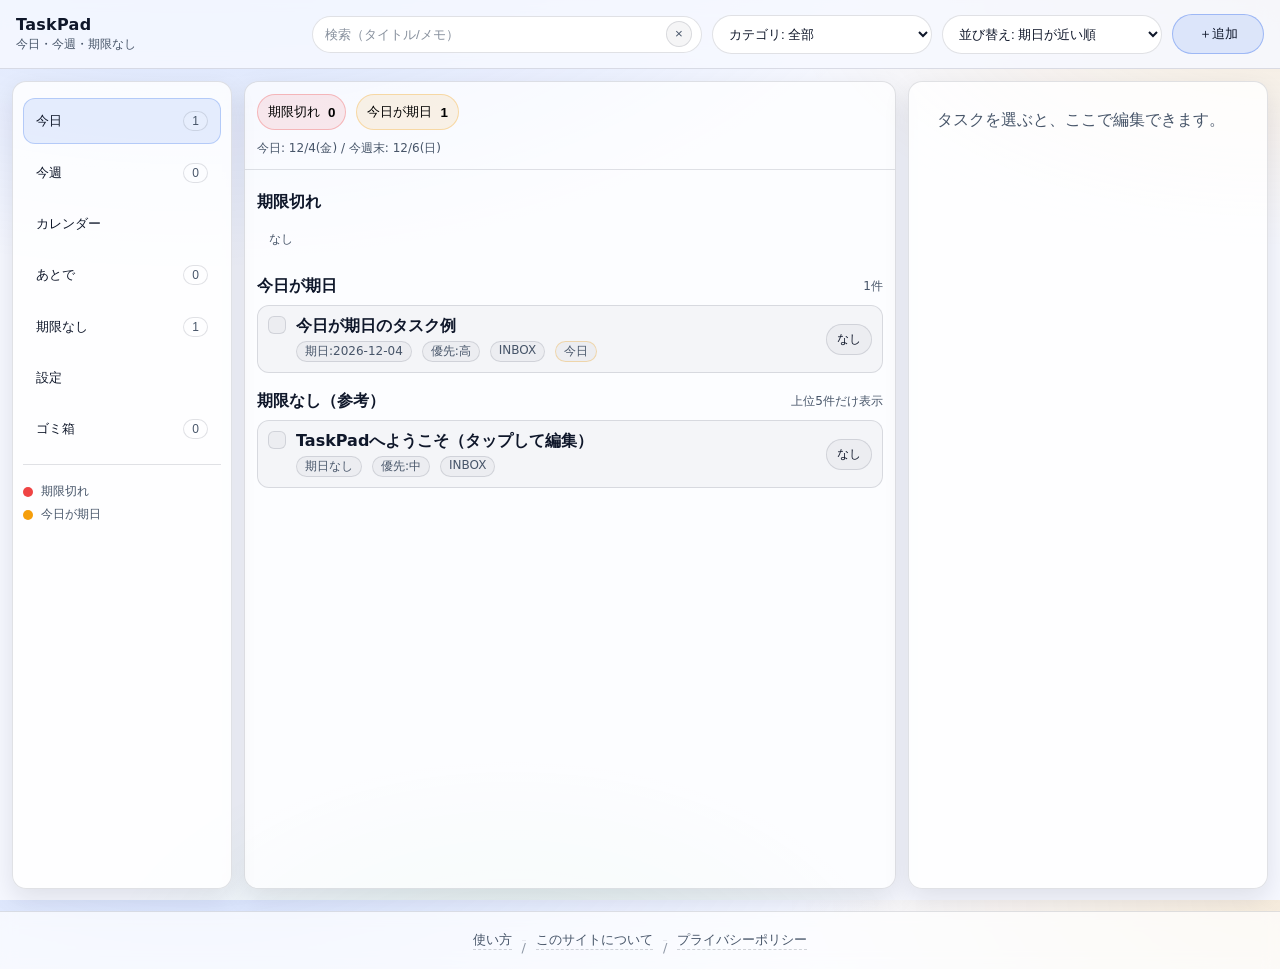
<file: public/index.html>
<!doctype html>
<html lang="ja">
<head>
  <meta charset="utf-8" />
  <meta name="viewport" content="width=device-width,initial-scale=1" />
  <title>TaskPad</title>
  <meta name="description" content="今日・今週・期限なしで整理できるタスクメモ" />
  <link rel="stylesheet" href="./styles.css" />

  <link rel="icon" href="./favicon.png" type="image/png" />
  <link rel="manifest" href="./manifest.webmanifest" />
  <meta name="theme-color" content="#f6f8ff" />
  <meta name="apple-mobile-web-app-capable" content="yes" />
  <meta name="apple-mobile-web-app-status-bar-style" content="default" />
  <meta name="mobile-web-app-capable" content="yes" />
  <link rel="apple-touch-icon" href="./icons/apple-touch-icon.png" />
</head>
<body>
  <div id="app">
    <header class="topbar">
      <div class="brand">
        <div class="brand__title">TaskPad</div>
        <div class="brand__sub">今日・今週・期限なし</div>
      </div>

      <div class="topbar__actions">
        <div class="searchwrap">
          <input id="searchInput" class="search" placeholder="検索（タイトル/メモ）" />
          <button id="searchClear" class="searchclear" type="button" aria-label="検索をクリア" hidden>×</button>
        </div>
        <select id="categoryFilter" class="select select--inline" aria-label="カテゴリフィルター"></select>
        <select id="sortSelect" class="select select--inline select--sort" aria-label="並び替え"></select>
        <button id="newBtn" class="btn btn--primary" type="button">＋追加</button>
      </div>
    </header>

    <div class="layout">
      <nav class="sidebar" aria-label="Views">
        <button class="navbtn" data-view="today">
          今日 <span class="badge" id="badgeToday">0</span>
        </button>
        <button class="navbtn" data-view="week">
          今週 <span class="badge" id="badgeWeek">0</span>
        </button>
        <button class="navbtn" data-view="calendar">
          カレンダー
        </button>
        <button class="navbtn" data-view="later">
          あとで <span class="badge" id="badgeLater">0</span>
        </button>
        <button class="navbtn" data-view="nodate">
          期限なし <span class="badge" id="badgeNoDate">0</span>
        </button>
        <button class="navbtn" data-view="settings">
          設定
        </button>

        <button class="navbtn" data-view="trash">
          ゴミ箱 <span class="badge" id="badgeTrash">0</span>
        </button>


        <div class="sidebar__hint">
          <div class="hintline"><span class="dot dot--red"></span>期限切れ</div>
          <div class="hintline"><span class="dot dot--amber"></span>今日が期日</div>
        </div>
      </nav>

      <main class="main">
        <section class="alerts" id="alerts"></section>
        <section class="list" id="list"></section>
      </main>

      <aside class="detail" id="detail" aria-label="Detail panel"></aside>
    </div>

    <!-- Mobile bottom nav -->
    <nav class="bottomnav" aria-label="Mobile tabs">
      <button class="tab" data-view="today">今日</button>
      <button class="tab" data-view="week">今週</button>
      <button class="tab" data-view="calendar">カレンダー</button>
      <button class="tab" data-view="later">あとで</button>
      <button class="tab tab--plus" id="plusTab" type="button">＋</button>
      <button class="tab" data-view="nodate">期限なし</button>
      <button class="tab" data-view="settings">設定</button>
      <button class="tab" data-view="trash">ゴミ箱</button>
    </nav>

    <!-- Mobile detail sheet -->
    <div class="sheet" id="sheet" hidden>
      <div class="sheet__backdrop" id="sheetBackdrop"></div>
      <div class="sheet__panel">
        <div class="sheet__handle"></div>
        <div class="sheet__content" id="sheetContent"></div>
      </div>
    </div>

    <div id="toast" class="toast" hidden></div>
  </div>

  <script src="./app.js"></script>

  <footer class="sitefooter">
    <div class="sitefooter__inner">
      <a href="./help.html">使い方</a>
      <span class="sep">/</span>
      <a href="./about.html">このサイトについて</a>
      <span class="sep">/</span>
      <a href="./privacy.html">プライバシーポリシー</a>
    </div>
  </footer>

  <script src="./pwa.js"></script>
</body>
</html>
</file>
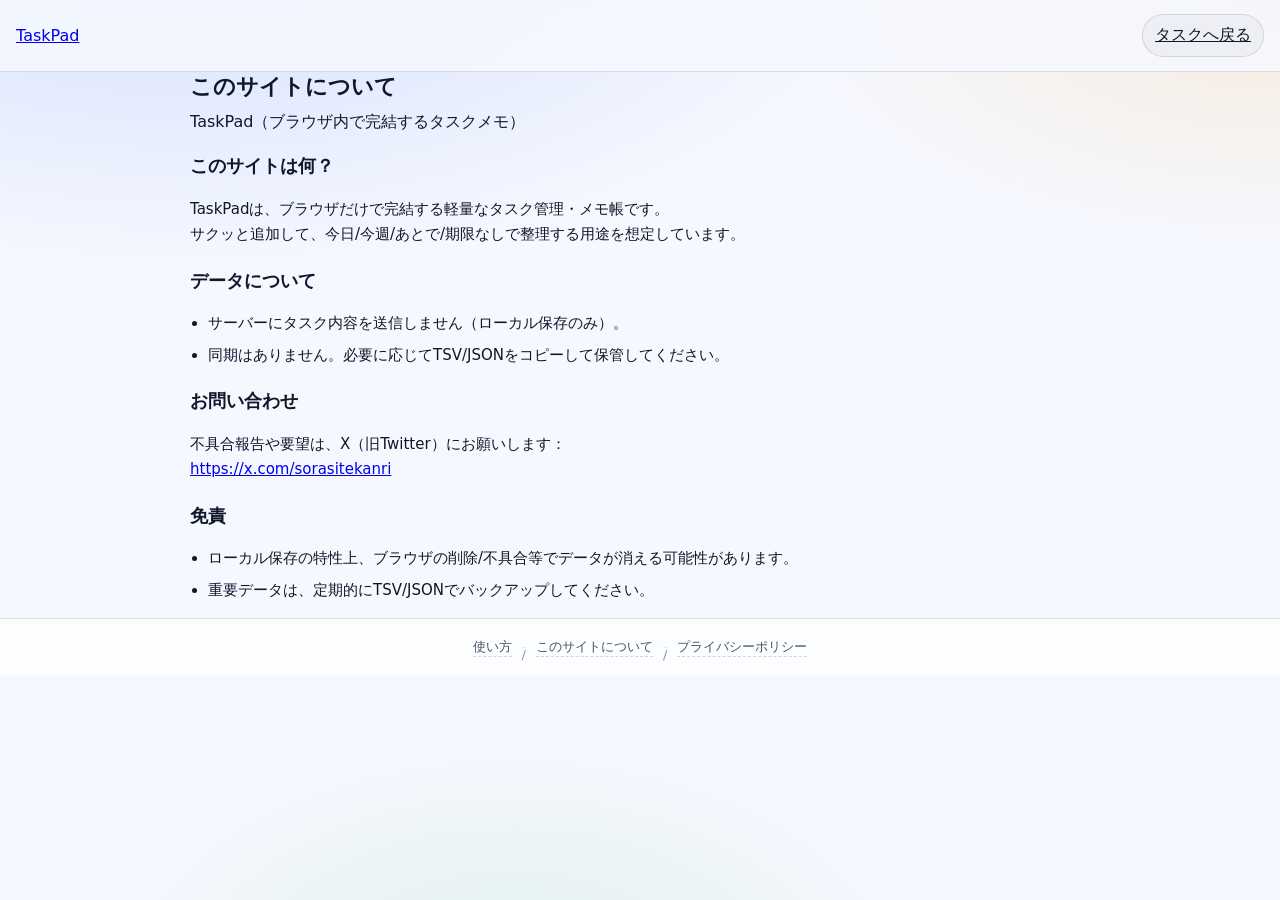
<file: public/about.html>
<!doctype html>
<html lang="ja">
<head>
  <meta charset="utf-8" />
  <meta name="viewport" content="width=device-width, initial-scale=1" />
  <title>このサイトについて - TaskPad</title>
  <link rel="stylesheet" href="./styles.css" />

  <link rel="icon" href="./favicon.png" type="image/png" />
  <link rel="manifest" href="./manifest.webmanifest" />
  <meta name="theme-color" content="#f6f8ff" />
  <meta name="apple-mobile-web-app-capable" content="yes" />
  <meta name="apple-mobile-web-app-status-bar-style" content="default" />
  <meta name="mobile-web-app-capable" content="yes" />
  <link rel="apple-touch-icon" href="./icons/apple-touch-icon.png" />
</head>
<body>
  <div class="app">
    <header class="topbar">
      <div class="topbar__left">
        <a class="brand" href="./">TaskPad</a>
      </div>
      <div class="topbar__actions">
        <a class="btn" href="./">タスクへ戻る</a>
      </div>
    </header>

    <main class="content">
      <div class="panel" style="max-width:900px;margin:0 auto;">
        <h1 style="margin:0 0 10px;font-size:22px;">このサイトについて</h1>
        <div class="muted" style="margin-bottom:16px;">TaskPad（ブラウザ内で完結するタスクメモ）</div>
        <div class="prose">
          
<h2>このサイトは何？</h2>
<p>
TaskPadは、ブラウザだけで完結する軽量なタスク管理・メモ帳です。<br/>
サクッと追加して、今日/今週/あとで/期限なしで整理する用途を想定しています。
</p>

<h2>データについて</h2>
<ul>
  <li>サーバーにタスク内容を送信しません（ローカル保存のみ）。</li>
  <li>同期はありません。必要に応じてTSV/JSONをコピーして保管してください。</li>
</ul>

<h2>お問い合わせ</h2>
<p>
不具合報告や要望は、X（旧Twitter）にお願いします：<br/>
<a href="https://x.com/sorasitekanri">https://x.com/sorasitekanri</a>
</p>

<h2>免責</h2>
<ul>
  <li>ローカル保存の特性上、ブラウザの削除/不具合等でデータが消える可能性があります。</li>
  <li>重要データは、定期的にTSV/JSONでバックアップしてください。</li>
</ul>

        </div>
      </div>
    </main>
  </div>

  <footer class="sitefooter">
    <div class="sitefooter__inner">
      <a href="./help.html">使い方</a>
      <span class="sep">/</span>
      <a href="./about.html">このサイトについて</a>
      <span class="sep">/</span>
      <a href="./privacy.html">プライバシーポリシー</a>
    </div>
  </footer>
  <script src="./pwa.js"></script>
</body>
</html>
</file>
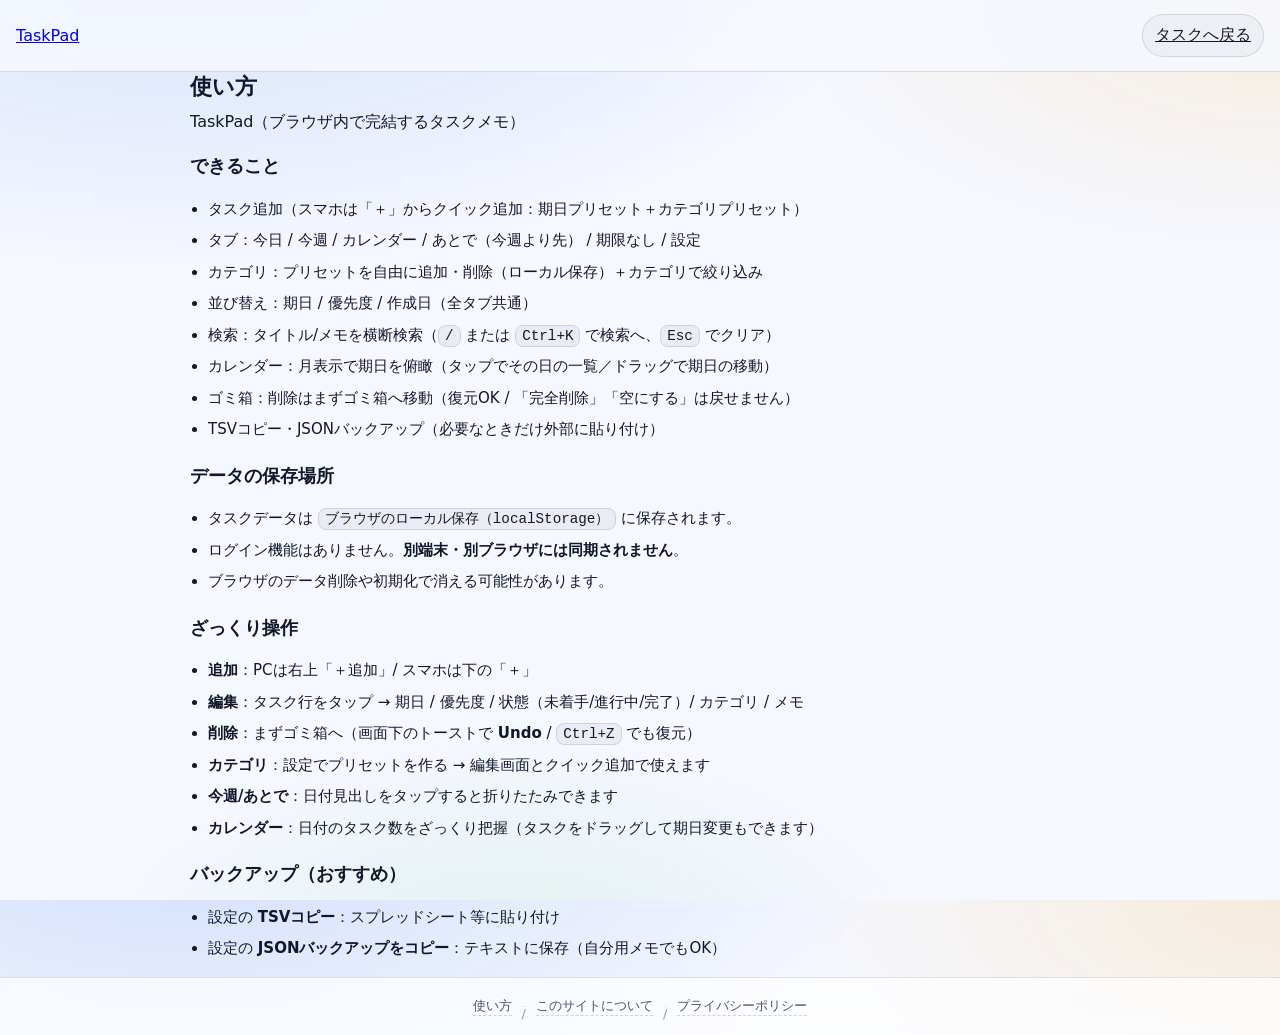
<file: public/help.html>
<!doctype html>
<html lang="ja">
<head>
  <meta charset="utf-8" />
  <meta name="viewport" content="width=device-width, initial-scale=1" />
  <title>使い方 - TaskPad</title>
  <link rel="stylesheet" href="./styles.css" />

  <link rel="icon" href="./favicon.png" type="image/png" />
  <link rel="manifest" href="./manifest.webmanifest" />
  <meta name="theme-color" content="#f6f8ff" />
  <meta name="apple-mobile-web-app-capable" content="yes" />
  <meta name="apple-mobile-web-app-status-bar-style" content="default" />
  <meta name="mobile-web-app-capable" content="yes" />
  <link rel="apple-touch-icon" href="./icons/apple-touch-icon.png" />
</head>
<body>
  <div class="app">
    <header class="topbar">
      <div class="topbar__left">
        <a class="brand" href="./">TaskPad</a>
      </div>
      <div class="topbar__actions">
        <a class="btn" href="./">タスクへ戻る</a>
      </div>
    </header>

    <main class="content">
      <div class="panel" style="max-width:900px;margin:0 auto;">
        <h1 style="margin:0 0 10px;font-size:22px;">使い方</h1>
        <div class="muted" style="margin-bottom:16px;">TaskPad（ブラウザ内で完結するタスクメモ）</div>
        <div class="prose">
          
<h2>できること</h2>
<ul>
  <li>タスク追加（スマホは「＋」からクイック追加：期日プリセット＋カテゴリプリセット）</li>
  <li>タブ：今日 / 今週 / カレンダー / あとで（今週より先） / 期限なし / 設定</li>
  <li>カテゴリ：プリセットを自由に追加・削除（ローカル保存）＋カテゴリで絞り込み</li>
  <li>並び替え：期日 / 優先度 / 作成日（全タブ共通）</li>
  <li>検索：タイトル/メモを横断検索（<code>/</code> または <code>Ctrl+K</code> で検索へ、<code>Esc</code> でクリア）</li>
  <li>カレンダー：月表示で期日を俯瞰（タップでその日の一覧／ドラッグで期日の移動）</li>
  <li>ゴミ箱：削除はまずゴミ箱へ移動（復元OK / 「完全削除」「空にする」は戻せません）</li>
  <li>TSVコピー・JSONバックアップ（必要なときだけ外部に貼り付け）</li>
</ul>

<h2>データの保存場所</h2>
<ul>
  <li>タスクデータは <code>ブラウザのローカル保存（localStorage）</code> に保存されます。</li>
  <li>ログイン機能はありません。<strong>別端末・別ブラウザには同期されません</strong>。</li>
  <li>ブラウザのデータ削除や初期化で消える可能性があります。</li>
</ul>

<h2>ざっくり操作</h2>
<ul>
  <li><strong>追加</strong>：PCは右上「＋追加」/ スマホは下の「＋」</li>
  <li><strong>編集</strong>：タスク行をタップ → 期日 / 優先度 / 状態（未着手/進行中/完了）/ カテゴリ / メモ</li>
  <li><strong>削除</strong>：まずゴミ箱へ（画面下のトーストで <strong>Undo</strong> / <code>Ctrl+Z</code> でも復元）</li>
  <li><strong>カテゴリ</strong>：設定でプリセットを作る → 編集画面とクイック追加で使えます</li>
  <li><strong>今週/あとで</strong>：日付見出しをタップすると折りたたみできます</li>
  <li><strong>カレンダー</strong>：日付のタスク数をざっくり把握（タスクをドラッグして期日変更もできます）</li>
</ul>

<h2>バックアップ（おすすめ）</h2>
<ul>
  <li>設定の <strong>TSVコピー</strong>：スプレッドシート等に貼り付け</li>
  <li>設定の <strong>JSONバックアップをコピー</strong>：テキストに保存（自分用メモでもOK）</li>
</ul>

        </div>
      </div>
    </main>
  </div>

  <footer class="sitefooter">
    <div class="sitefooter__inner">
      <a href="./help.html">使い方</a>
      <span class="sep">/</span>
      <a href="./about.html">このサイトについて</a>
      <span class="sep">/</span>
      <a href="./privacy.html">プライバシーポリシー</a>
    </div>
  </footer>
  <script src="./pwa.js"></script>
</body>
</html>
</file>
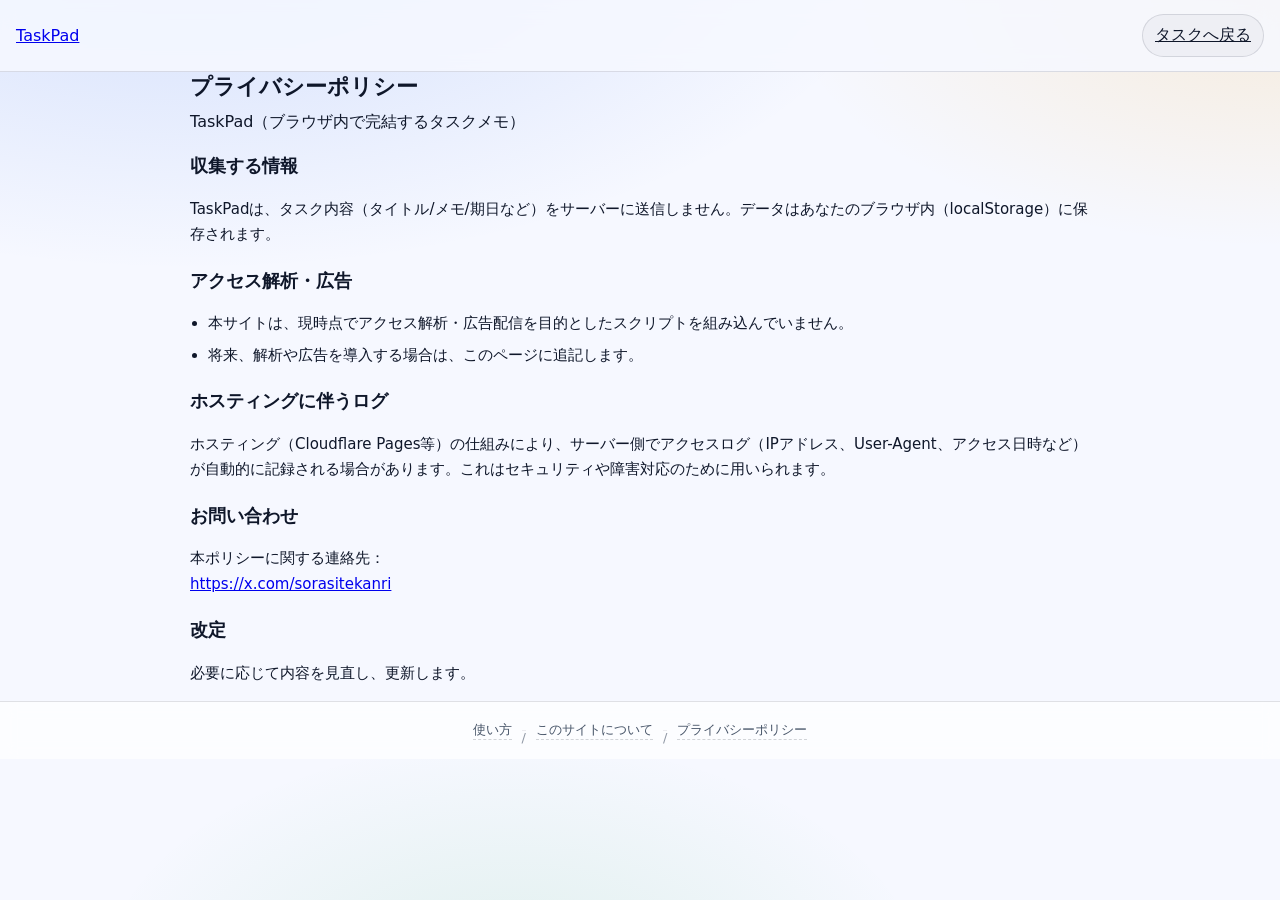
<file: public/privacy.html>
<!doctype html>
<html lang="ja">
<head>
  <meta charset="utf-8" />
  <meta name="viewport" content="width=device-width, initial-scale=1" />
  <title>プライバシーポリシー - TaskPad</title>
  <link rel="stylesheet" href="./styles.css" />

  <link rel="icon" href="./favicon.png" type="image/png" />
  <link rel="manifest" href="./manifest.webmanifest" />
  <meta name="theme-color" content="#f6f8ff" />
  <meta name="apple-mobile-web-app-capable" content="yes" />
  <meta name="apple-mobile-web-app-status-bar-style" content="default" />
  <meta name="mobile-web-app-capable" content="yes" />
  <link rel="apple-touch-icon" href="./icons/apple-touch-icon.png" />
</head>
<body>
  <div class="app">
    <header class="topbar">
      <div class="topbar__left">
        <a class="brand" href="./">TaskPad</a>
      </div>
      <div class="topbar__actions">
        <a class="btn" href="./">タスクへ戻る</a>
      </div>
    </header>

    <main class="content">
      <div class="panel" style="max-width:900px;margin:0 auto;">
        <h1 style="margin:0 0 10px;font-size:22px;">プライバシーポリシー</h1>
        <div class="muted" style="margin-bottom:16px;">TaskPad（ブラウザ内で完結するタスクメモ）</div>
        <div class="prose">
          
<h2>収集する情報</h2>
<p>
TaskPadは、タスク内容（タイトル/メモ/期日など）をサーバーに送信しません。データはあなたのブラウザ内（localStorage）に保存されます。
</p>

<h2>アクセス解析・広告</h2>
<ul>
  <li>本サイトは、現時点でアクセス解析・広告配信を目的としたスクリプトを組み込んでいません。</li>
  <li>将来、解析や広告を導入する場合は、このページに追記します。</li>
</ul>

<h2>ホスティングに伴うログ</h2>
<p>
ホスティング（Cloudflare Pages等）の仕組みにより、サーバー側でアクセスログ（IPアドレス、User-Agent、アクセス日時など）が自動的に記録される場合があります。これはセキュリティや障害対応のために用いられます。
</p>

<h2>お問い合わせ</h2>
<p>
本ポリシーに関する連絡先：<br/>
<a href="https://x.com/sorasitekanri">https://x.com/sorasitekanri</a>
</p>

<h2>改定</h2>
<p>
必要に応じて内容を見直し、更新します。
</p>

        </div>
      </div>
    </main>
  </div>

  <footer class="sitefooter">
    <div class="sitefooter__inner">
      <a href="./help.html">使い方</a>
      <span class="sep">/</span>
      <a href="./about.html">このサイトについて</a>
      <span class="sep">/</span>
      <a href="./privacy.html">プライバシーポリシー</a>
    </div>
  </footer>
  <script src="./pwa.js"></script>
</body>
</html>
</file>
<file: public/styles.css>
/* TaskPad - minimal, responsive, vanilla CSS */
:root{
  --bg:#f6f8ff;
  --panel:#ffffff;
  --panel2:#f3f6ff;
  --text:#0f172a;
  --muted:#475569;
  --line:rgba(15,23,42,.12);
  --primary:#2563eb;
  --danger:#ef4444;
  --amber:#f59e0b;
  --ok:#16a34a;

  --radius:14px;
  --shadow: 0 10px 26px rgba(15,23,42,.10);
  --font: ui-sans-serif, system-ui, -apple-system, "Segoe UI", Roboto, "Noto Sans JP", "Hiragino Sans", "Yu Gothic", sans-serif;
}
*{box-sizing:border-box}
html,body{height:100%}
body{
  margin:0;
  font-family:var(--font);
  color:var(--text);
  background:
    radial-gradient(1200px 600px at 15% -10%, rgba(37,99,235,.18), transparent 60%),
    radial-gradient(900px 450px at 100% 0%, rgba(245,158,11,.14), transparent 55%),
    radial-gradient(700px 420px at 40% 110%, rgba(22,163,74,.10), transparent 60%),
    var(--bg);
}
#app{min-height:100%; display:flex; flex-direction:column}

.topbar{
  position:sticky; top:0; z-index:20;
  display:flex; align-items:center; justify-content:space-between;
  padding:14px 16px;
  background: rgba(246,248,255,.85);
  backdrop-filter: blur(10px);
  border-bottom: 1px solid var(--line);
}
.brand__title{font-weight:800; letter-spacing:.3px}
.brand__sub{font-size:12px; color:var(--muted); margin-top:2px}

.topbar__actions{display:flex; gap:10px; align-items:center; flex-wrap:nowrap; min-width:0}
.searchwrap{
  position: relative;
  width: min(38vw, 460px);
  flex: 1 1 240px;
  min-width: 160px;
}
.search{
  width: 100%;
  background: rgba(255,255,255,.95);
  border: 1px solid var(--line);
  color: var(--text);
  padding:10px 12px;
  padding-right: 38px;
  border-radius: 999px;
  outline:none;
}
.search::placeholder{color:rgba(71,85,105,.65)}
.searchclear{
  position:absolute;
  right: 10px;
  top: 50%;
  transform: translateY(-50%);
  width: 26px;
  height: 26px;
  border-radius: 999px;
  border: 1px solid var(--line);
  background: rgba(15,23,42,.04);
  color: var(--muted);
  cursor: pointer;
  line-height: 1;
  display:flex;
  align-items:center;
  justify-content:center;
}
.searchclear:hover{filter:brightness(1.1)}

.btn{
  display:inline-flex;
  align-items:center;
  justify-content:center;
  border:1px solid var(--line);
  background: rgba(15,23,42,.03);
  color: var(--text);
  padding:10px 12px;
  border-radius: 999px;
  cursor:pointer;
  white-space: nowrap;
}
.btn:hover{filter:brightness(1.1)}
.btn--primary{
  border-color: rgba(37,99,235,.35);
  background: rgba(37,99,235,.12);
}
.btn--ghost{background:transparent}
.btn--danger{
  border-color: rgba(239,68,68,.30);
  background: rgba(239,68,68,.10);
}

.layout{
  flex:1;
  display:grid;
  grid-template-columns: 220px minmax(0,1fr) 360px;
  gap: 12px;
  padding: 12px;
}

.sidebar{
  border:1px solid var(--line);
  border-radius: var(--radius);
  background: rgba(255,255,255,.82);
  box-shadow: var(--shadow);
  padding: 10px;
  height: calc(100vh - 92px);
  position: sticky;
  top: 76px;
  overflow:auto;
}
.navbtn{
  width:100%;
  display:flex;
  align-items:center;
  justify-content:space-between;
  gap:10px;
  padding: 12px 12px;
  margin: 6px 0;
  border-radius: 12px;
  border: 1px solid transparent;
  background: transparent;
  color: var(--text);
  cursor:pointer;
  text-align:left;
}
.navbtn:hover{background: rgba(255,255,255,.05)}
.navbtn.is-active{
  background: rgba(37,99,235,.10);
  border-color: rgba(37,99,235,.25);
}
.badge{
  font-size:12px;
  padding: 2px 8px;
  border-radius: 999px;
  background: rgba(255,255,255,.08);
  border: 1px solid var(--line);
  color: var(--muted);
}
.sidebar__hint{
  margin-top: 12px;
  padding-top: 12px;
  border-top: 1px solid var(--line);
  color: var(--muted);
  font-size: 12px;
}
.hintline{display:flex; align-items:center; gap:8px; margin: 6px 0}
.dot{width:10px; height:10px; border-radius:999px; display:inline-block}
.dot--red{background: var(--danger)}
.dot--amber{background: var(--amber)}

.main{
  border:1px solid var(--line);
  border-radius: var(--radius);
  background: rgba(255,255,255,.70);
  box-shadow: var(--shadow);
  overflow:hidden;
}
.alerts{padding: 12px; border-bottom: 1px solid var(--line)}
.alertrow{display:flex; flex-wrap:wrap; gap:10px}
.pill{
  display:inline-flex; align-items:center; gap:8px;
  padding: 8px 10px;
  border-radius: 999px;
  border: 1px solid var(--line);
  background: rgba(15,23,42,.03);
  cursor:pointer;
}
.pill--danger{border-color: rgba(239,68,68,.30); background: rgba(239,68,68,.10)}
.pill--amber{border-color: rgba(245,158,11,.30); background: rgba(245,158,11,.10)}
.pill__count{font-weight:700}

.list{padding: 12px}
.section{margin: 10px 0 18px}
.section__head{
  display:flex; align-items:center; justify-content:space-between;
  margin-bottom: 8px;
}
.section__title{font-weight:800}
.section__meta{color: var(--muted); font-size:12px}

.item{
  display:grid;
  grid-template-columns: 18px minmax(0,1fr) auto;
  gap: 10px;
  padding: 10px 10px;
  border: 1px solid var(--line);
  border-radius: 12px;
  background: rgba(15,23,42,.03);
  margin: 8px 0;
  cursor:pointer;
}
.item:hover{filter:brightness(1.08)}
.item.is-done{opacity:.55}
.item__title{font-weight:700}
.item__sub{color: var(--muted); font-size:12px; margin-top:4px; display:flex; gap:10px; flex-wrap:wrap}
.tag{
  border:1px solid var(--line);
  background: rgba(15,23,42,.03);
  padding: 1px 8px;
  border-radius:999px;
}
.tag--danger{border-color: rgba(239,68,68,.30)}
.tag--amber{border-color: rgba(245,158,11,.30)}
.tag--ok{border-color: rgba(55,214,122,.35)}
.chk{
  width:18px; height:18px;
  border-radius:6px;
  border: 1px solid var(--line);
  background: rgba(15,23,42,.03);
}
.chk.is-on{background: rgba(22,163,74,.14); border-color: rgba(22,163,74,.30)}
.chk--trash{background: rgba(15,23,42,.06); border-color: rgba(15,23,42,.14)}
.item__right{display:flex; gap:6px; align-items:center}

.smallbtn{
  padding: 6px 10px;
  border-radius: 999px;
  border: 1px solid var(--line);
  background: rgba(15,23,42,.03);
  color: var(--text);
  cursor:pointer;
  font-size: 12px;
}
.smallbtn:hover{filter:brightness(1.12)}
.smallbtn--danger{
  border-color: rgba(239,68,68,.30);
  background: rgba(239,68,68,.10);
}

.detail{
  border:1px solid var(--line);
  border-radius: var(--radius);
  background: rgba(255,255,255,.82);
  box-shadow: var(--shadow);
  height: calc(100vh - 92px);
  position: sticky;
  top: 76px;
  overflow:auto;
  padding: 14px;
}
.detail__empty{color: var(--muted); padding: 14px}
.field{margin: 10px 0}
.label{font-size:12px; color: var(--muted); margin-bottom:6px}
.input, .select, .textarea{
  width:100%;
  border-radius: 12px;
  border: 1px solid var(--line);
  background: rgba(255,255,255,.90);
  color: var(--text);
  padding: 10px 12px;
  outline:none;
}
.textarea{min-height:120px; resize:vertical}
.row{display:flex; gap:10px}
.row > *{flex:1}
.actions{display:flex; flex-wrap:wrap; gap:8px; margin-top: 10px}
.sep{height:1px; background: var(--line); margin: 14px 0}

.bottomnav{
  display:none;
  position: sticky;
  bottom:0;
  z-index:30;
  border-top: 1px solid var(--line);
  background: rgba(246,248,255,.90);
  backdrop-filter: blur(10px);
  padding: 10px 10px calc(10px + env(safe-area-inset-bottom));
  gap: 10px;
  overflow-x: auto;
  -webkit-overflow-scrolling: touch;
}
.tab{
  flex:1;
  border:1px solid var(--line);
  background: rgba(15,23,42,.03);
  color: var(--text);
  border-radius: 14px;
  padding: 10px 0;
  cursor:pointer;
}
.tab.is-active{border-color: rgba(37,99,235,.35); background: rgba(37,99,235,.12)}
.tab--plus{font-weight:900}

.sheet[hidden]{display:none}
.sheet{
  position:fixed; inset:0;
  z-index:40;
}
.sheet__backdrop{
  position:absolute; inset:0;
  background: rgba(0,0,0,.55);
}
.sheet__panel{
  position:absolute; left:0; right:0; bottom:0;
  border-radius: 18px 18px 0 0;
  background: rgba(255,255,255,.96);
  border-top: 1px solid var(--line);
  box-shadow: var(--shadow);
  max-height: 85vh;
  overflow:auto;
}
.sheet__handle{
  width: 44px; height: 5px;
  background: rgba(255,255,255,.18);
  border-radius: 999px;
  margin: 10px auto 0;
}
.sheet__content{padding: 10px 14px 18px}

.toast[hidden]{display:none}
.toast{
  position: fixed;
  left: 50%;
  bottom: 18px;
  transform: translateX(-50%);
  z-index: 60;
  display:flex;
  align-items:center;
  gap:10px;
  padding: 10px 12px;
  border-radius: 999px;
  border: 1px solid rgba(255,255,255,.14);
  background: rgba(15,23,42,.88);
  color: rgba(255,255,255,.95);
  box-shadow: var(--shadow);
  max-width: min(92vw, 720px);
}
.toast__msg{font-size: 13px; white-space: nowrap; overflow:hidden; text-overflow: ellipsis;}
.toast__btn{
  border: 1px solid rgba(255,255,255,.18);
  background: rgba(255,255,255,.10);
  color: rgba(255,255,255,.95);
  padding: 6px 10px;
  border-radius: 999px;
  cursor:pointer;
  font-size: 12px;
}
.toast__btn:hover{filter:brightness(1.12)}
.toast__close{
  border:none;
  background: transparent;
  color: rgba(255,255,255,.9);
  cursor:pointer;
  font-size: 16px;
  line-height: 1;
  padding: 2px 6px;
}
@media (max-width: 760px){
  .toast{ bottom: 92px; }
}

/* Responsive */
@media (max-width: 1020px){
  .layout{grid-template-columns: 220px minmax(0,1fr); }
  .detail{display:none;}
}
@media (max-width: 760px){
  .layout{grid-template-columns: 1fr; padding: 10px;}
  .sidebar{display:none;}
  .searchwrap{display:none;}
  .detail{display:none;}
  .bottomnav{display:flex;}
  .topbar{padding-bottom: 10px}
}


.radio{
  display:flex;
  align-items:center;
  gap:8px;
  padding: 8px 10px;
  border: 1px solid var(--line);
  background: rgba(255,255,255,.90);
  border-radius: 999px;
  cursor:pointer;
  user-select:none;
  color: var(--text);
  font-size: 13px;
}
.radio input{ accent-color: var(--primary); }


.select--inline{
  padding: 10px 12px;
  border-radius: 999px;
  background: rgba(255,255,255,.95);
  min-width: 160px;
  flex: 0 1 220px;
}
.select--sort{ min-width: 160px; }
@media (max-width: 760px){
  .select--inline{ display:none; }
}

.chip{
  display:inline-flex;
  align-items:center;
  gap:8px;
  padding: 6px 10px;
  border: 1px solid var(--line);
  background: rgba(15,23,42,.03);
  border-radius: 999px;
  color: var(--text);
  font-size: 13px;
}
.chip button{
  border: none;
  background: transparent;
  cursor: pointer;
  font-weight: 900;
  color: var(--muted);
}
.smallbtn--icon{
  width: 34px;
  justify-content:center;
}

/* Calendar */
.cal{
  border: 1px solid var(--line);
  border-radius: var(--radius);
  background: rgba(255,255,255,.82);
  box-shadow: var(--shadow);
  padding: 12px;
}
.cal__head{
  display:flex;
  align-items:center;
  justify-content:space-between;
  gap: 10px;
  flex-wrap: wrap;
  margin-bottom: 10px;
}
.cal__title{
  font-weight: 900;
  font-size: 16px;
}
.cal__nav{
  display:flex;
  align-items:center;
  gap: 8px;
  flex-wrap: wrap;
}
.cal__hint{
  color: var(--muted);
  font-size: 12px;
}

.cal__dow{
  display:grid;
  grid-template-columns: repeat(7, minmax(0, 1fr));
  gap: 8px;
  margin: 10px 0 8px;
}
.cal__dow div{
  text-align:center;
  font-size: 12px;
  color: var(--muted);
}
.cal__grid{
  display:grid;
  grid-template-columns: repeat(7, minmax(0, 1fr));
  gap: 8px;
}
.calcell{
  border: 1px solid var(--line);
  border-radius: 14px;
  background: rgba(15,23,42,.02);
  min-height: 104px;
  padding: 8px;
  display:flex;
  flex-direction:column;
  gap: 6px;
  cursor:pointer;
  transition: filter .12s ease, border-color .12s ease, background .12s ease;
}
.calcell:hover{ filter: brightness(1.02); }
.calcell.is-other{ opacity: .55; }
.calcell.is-today{ border-color: rgba(37,99,235,.42); background: rgba(37,99,235,.06); }
.calcell.is-selected{ border-color: rgba(37,99,235,.65); background: rgba(37,99,235,.12); }
.calcell.is-overdue{ border-color: rgba(239,68,68,.45); }
.calcell.is-drop{ outline: 2px solid rgba(37,99,235,.35); outline-offset: 2px; }

.calcell__top{
  display:flex;
  align-items:center;
  justify-content:space-between;
  gap: 8px;
}
.calcell__day{
  font-weight: 900;
  font-size: 13px;
}
.calcell__count{
  font-size: 12px;
  color: var(--muted);
  border: 1px solid var(--line);
  padding: 2px 8px;
  border-radius: 999px;
  background: rgba(255,255,255,.75);
}
.calcell__chips{
  display:flex;
  flex-direction:column;
  gap: 6px;
}
.calchip{
  display:flex;
  align-items:center;
  gap: 6px;
  padding: 6px 8px;
  border-radius: 12px;
  border: 1px solid rgba(15,23,42,.10);
  background: rgba(255,255,255,.75);
  font-size: 12px;
  color: var(--text);
  user-select:none;
}
.calchip:hover{ filter: brightness(1.02); }
.calchip__dot{ width: 7px; height: 7px; border-radius: 999px; background: rgba(37,99,235,.55); }
.calchip__dot.is-danger{ background: rgba(239,68,68,.7); }
.calchip__dot.is-amber{ background: rgba(245,158,11,.75); }
.calchip__title{ white-space: nowrap; overflow:hidden; text-overflow: ellipsis; }

.calday{
  margin-top: 12px;
}
.calday__head{
  display:flex;
  align-items:center;
  justify-content:space-between;
  gap: 10px;
  flex-wrap: wrap;
  margin: 10px 0;
}
.calday__title{ font-weight: 900; }

@media (max-width: 760px){
  .calcell{ min-height: 92px; padding: 7px; }
  .calchip{ padding: 5px 7px; }
}

#newBtn{min-width:92px;}

.bottomnav .tab{flex:0 0 auto; min-width:86px}


.sitefooter{
  border-top: 1px solid var(--line);
  background: rgba(255,255,255,.70);
  backdrop-filter: blur(8px);
  padding: 14px 12px;
  margin-top: 10px;
}
.sitefooter__inner{
  max-width: 1100px;
  margin: 0 auto;
  display:flex;
  justify-content:center;
  align-items:center;
  gap: 10px;
  flex-wrap: wrap;
  font-size: 13px;
  color: var(--muted);
}
.sitefooter a{
  color: var(--muted);
  text-decoration: none;
  border-bottom: 1px dashed rgba(15,23,42,.18);
}
.sitefooter a:hover{ color: var(--text); border-bottom-color: rgba(15,23,42,.35); }
.sitefooter .sep{ opacity: .6; }


.prose{
  color: var(--text);
  line-height: 1.7;
  font-size: 15px;
}
.prose h2{
  margin: 18px 0 8px;
  font-size: 18px;
}
.prose h3{
  margin: 14px 0 6px;
  font-size: 16px;
}
.prose ul{ padding-left: 1.2em; }
.prose li{ margin: 6px 0; }
.prose code{
  background: rgba(15,23,42,.05);
  padding: 2px 6px;
  border-radius: 8px;
  border: 1px solid var(--line);
  font-size: 0.95em;
}
</file>
